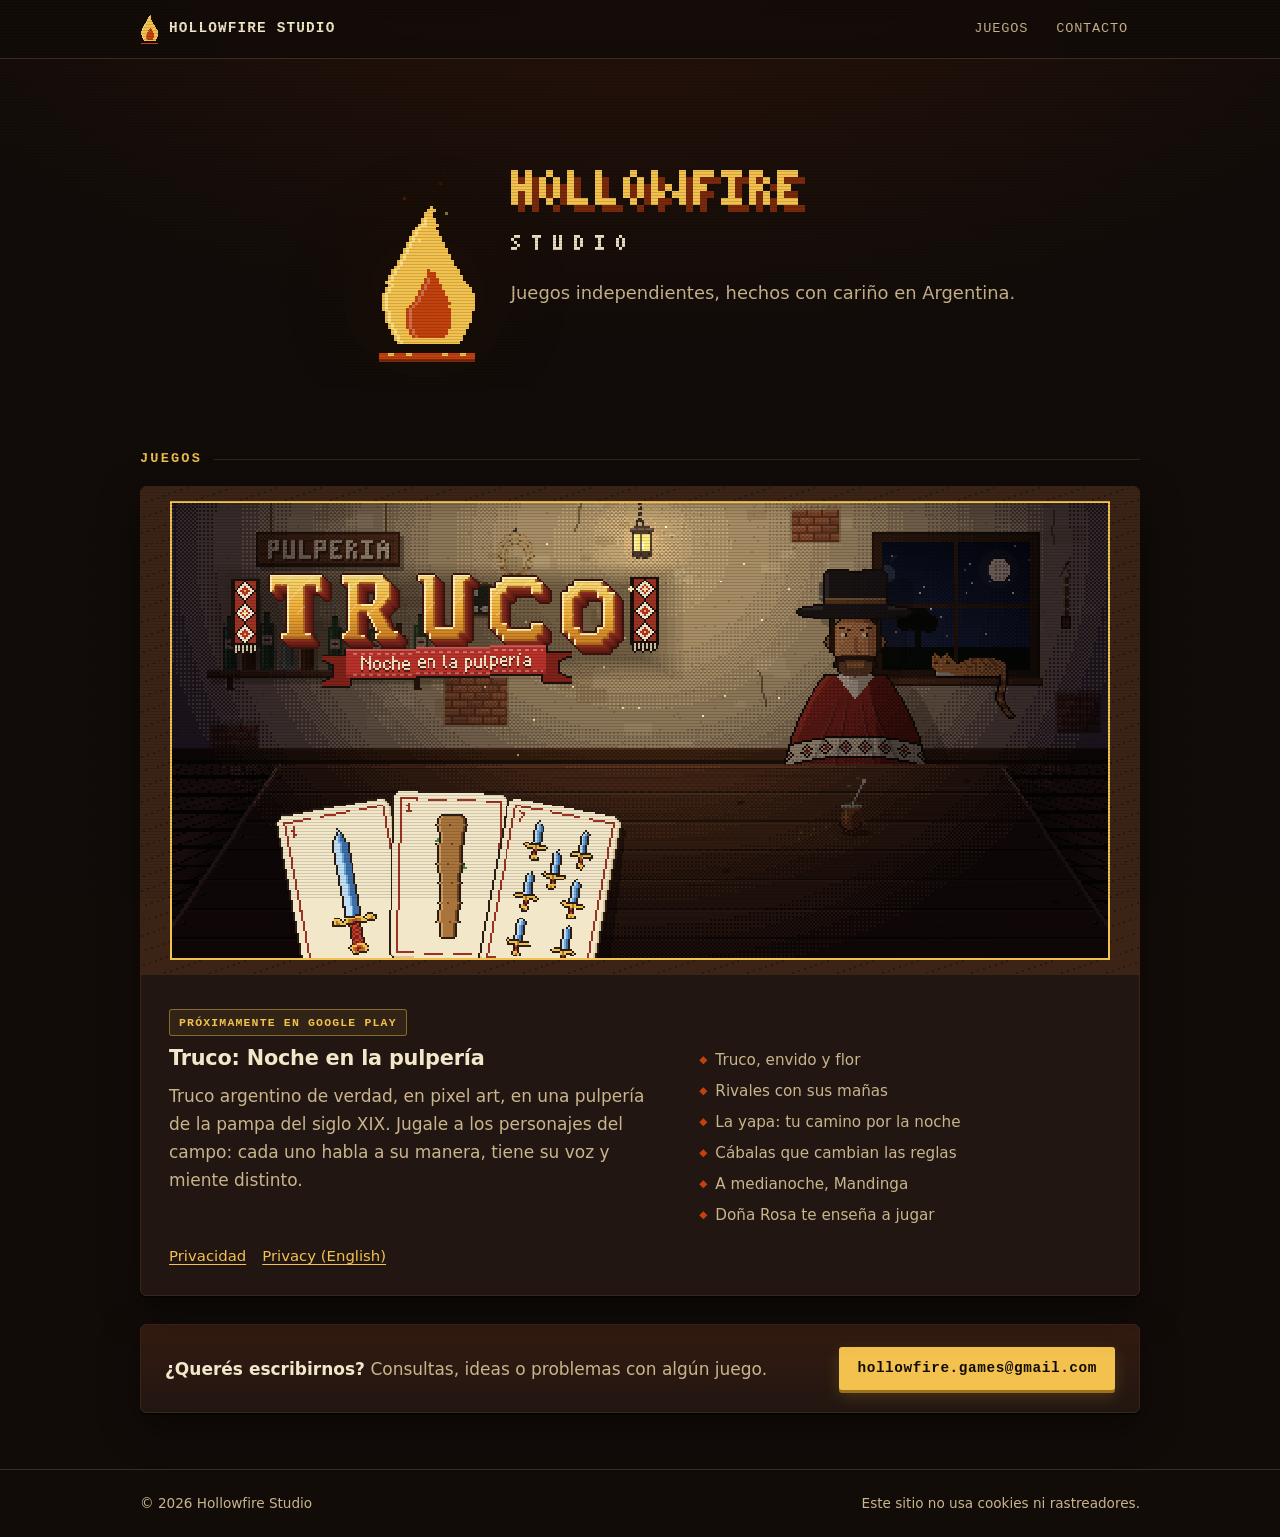
<file: index.html>
<!doctype html>
<html lang="es">
<head>
<meta charset="utf-8">
<meta name="viewport" content="width=device-width, initial-scale=1">
<meta http-equiv="Content-Security-Policy" content="default-src 'none'; style-src 'self'; img-src 'self'; base-uri 'none'; form-action 'none'">
<meta name="referrer" content="no-referrer">
<meta name="description" content="Hollowfire Studio: juegos independientes hechos en Argentina.">
<meta name="theme-color" content="#120c09">
<title>Hollowfire Studio</title>
<link rel="icon" href="assets/favicon.png?v=2" type="image/png">
<link rel="stylesheet" href="assets/site.css?v=3">
</head>
<body>
<a class="skip" href="#contenido">Saltar al contenido</a>

<header class="site-header">
  <div class="inner">
    <a class="brand" href="./" aria-current="page">
      <span class="brand-flame" aria-hidden="true"></span>
      Hollowfire Studio
    </a>
    <nav class="site-nav" aria-label="Principal">
      <a href="#juegos">Juegos</a>
      <a href="#contacto">Contacto</a>
    </nav>
  </div>
</header>

<main id="contenido" class="home">
  <div class="hero">
    <div class="flame" aria-hidden="true">
      <span class="ignite"></span>
      <span class="loop"></span>
      <i></i><i></i><i></i><i></i><i></i><i></i>
    </div>
    <div class="hero-text">
    <h1 class="wordmark">
      <img class="title" src="assets/title.png" alt="Hollowfire" width="43" height="7">
      <img class="studio" src="assets/studio.png" alt="Studio" width="40" height="7">
    </h1>
    <p class="lead">Juegos independientes, hechos con cariño en Argentina.</p>
    <a class="scroll" href="#juegos">Nuestros juegos</a>
    </div>
  </div>

  <h2 class="section-title" id="juegos">Juegos</h2>
  <section class="games" aria-label="Juegos">
    <article class="game featured">
      <img class="art" src="assets/truco.png" alt="Truco: Noche en la pulpería. Un gaucho sentado a la mesa de una pulpería, con cartas españolas." width="1024" height="500">
      <div class="body">
        <span class="badge">Próximamente en Google Play</span>
        <div class="about">
        <h2>Truco: Noche en la pulpería</h2>
        <p>Truco argentino de verdad, en pixel art, en una pulpería de la pampa del siglo XIX. Jugale a los personajes del campo: cada uno habla a su manera, tiene su voz y miente distinto.</p>
        </div>
        <ul class="features">
          <li>Truco, envido y flor</li>
          <li>Rivales con sus mañas</li>
          <li>La yapa: tu camino por la noche</li>
          <li>Cábalas que cambian las reglas</li>
          <li>A medianoche, Mandinga</li>
          <li>Doña Rosa te enseña a jugar</li>
        </ul>
        <div class="links">
          <a href="truco/privacidad.html">Privacidad</a>
          <a href="truco/privacy.html" hreflang="en" lang="en">Privacy (English)</a>
        </div>
      </div>
    </article>
  </section>

  <div class="contact" id="contacto">
    <p><strong>¿Querés escribirnos?</strong> Consultas, ideas o problemas con algún juego.</p>
    <a class="button" href="mailto:hollowfire.games@gmail.com">hollowfire.games@gmail.com</a>
  </div>
</main>

<footer class="site-footer">
  <div class="inner">
    <span>© 2026 Hollowfire Studio</span>
    <span>Este sitio no usa cookies ni rastreadores.</span>
  </div>
</footer>
</body>
</html>
</file>
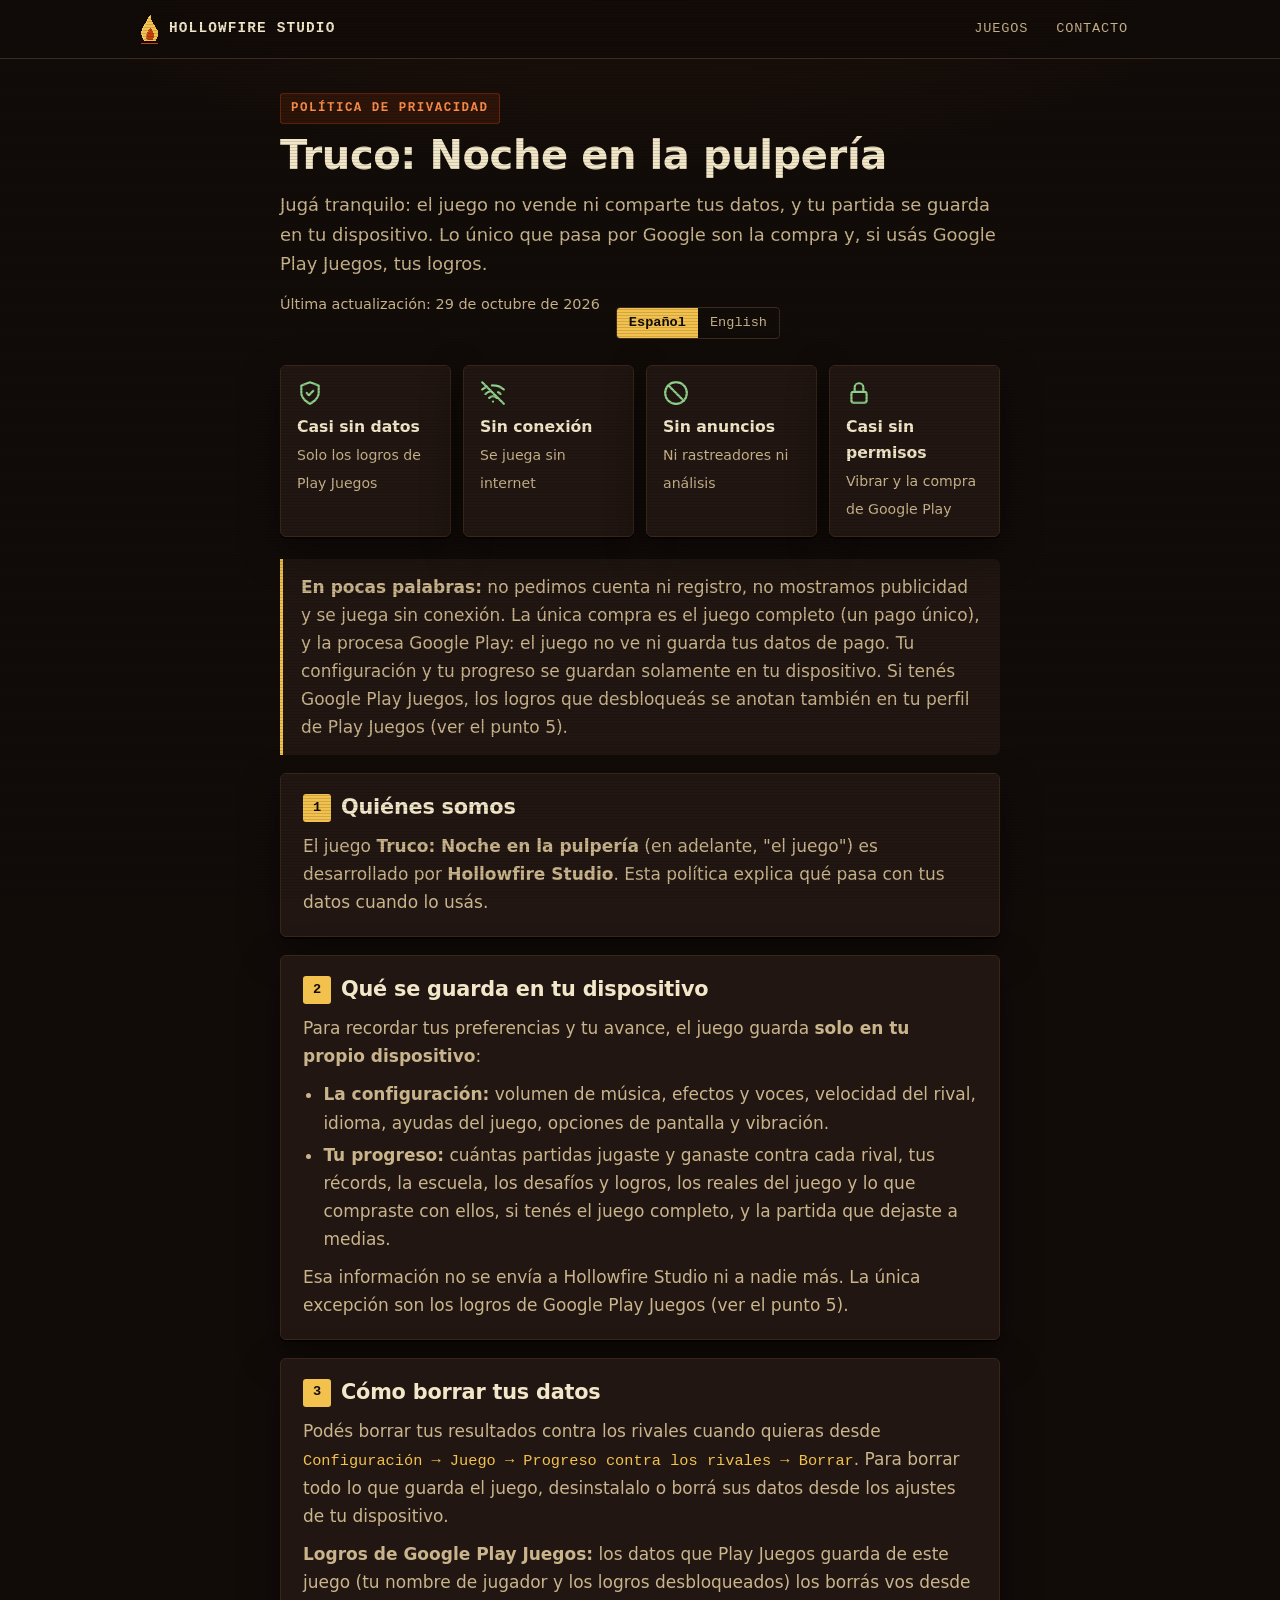
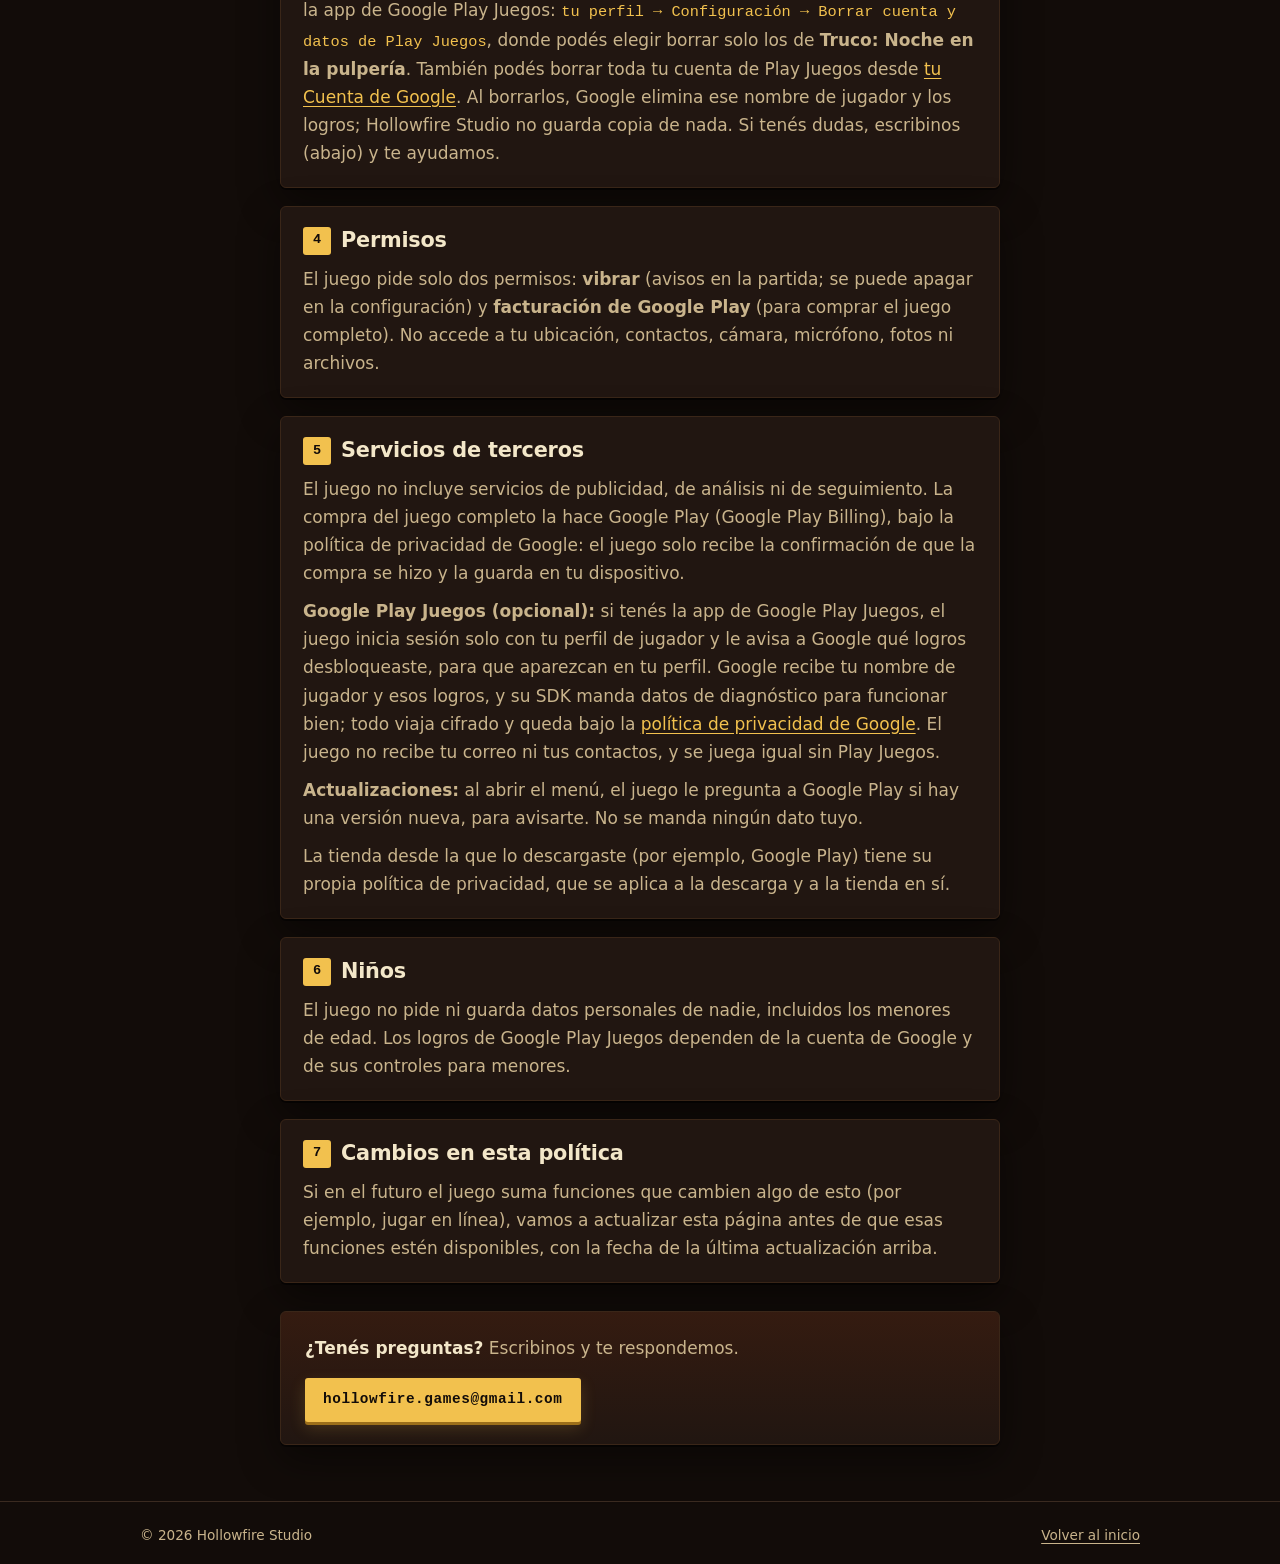
<file: truco/privacidad.html>
<!doctype html>
<html lang="es">
<head>
<meta charset="utf-8">
<meta name="viewport" content="width=device-width, initial-scale=1">
<meta http-equiv="Content-Security-Policy" content="default-src 'none'; style-src 'self'; img-src 'self'; base-uri 'none'; form-action 'none'">
<meta name="referrer" content="no-referrer">
<meta name="description" content="Política de privacidad de Truco: Noche en la pulpería, de Hollowfire Studio. El juego no recopila ni comparte datos personales.">
<title>Política de privacidad · Truco: Noche en la pulpería</title>
<link rel="icon" href="../assets/favicon.png?v=2" type="image/png">
<link rel="stylesheet" href="../assets/site.css?v=3">
<link rel="alternate" hreflang="en" href="privacy.html">
</head>
<body>
<a class="skip" href="#contenido">Saltar al contenido</a>

<header class="site-header">
  <div class="inner">
    <a class="brand" href="../">
      <span class="brand-flame" aria-hidden="true"></span>
      Hollowfire Studio
    </a>
    <nav class="site-nav" aria-label="Principal">
      <a href="../#juegos">Juegos</a>
      <a href="../#contacto">Contacto</a>
    </nav>
  </div>
</header>

<main id="contenido">
  <span class="eyebrow">Política de privacidad</span>
  <h1>Truco: Noche en la pulpería</h1>
  <p class="lead">Jugá tranquilo: el juego no vende ni comparte tus datos, y tu partida se guarda en tu dispositivo. Lo único que pasa por Google son la compra y, si usás Google Play Juegos, tus logros.</p>
  <div class="meta">
    <span>Última actualización: 29 de octubre de 2026</span>
    <span class="lang-switch" aria-label="Idioma"><span>Español</span><a href="privacy.html" hreflang="en" lang="en">English</a></span>
  </div>

  <ul class="summary" aria-label="En resumen">
    <li>
      <svg viewBox="0 0 24 24" fill="none" stroke="currentColor" stroke-width="2" stroke-linecap="round" stroke-linejoin="round" aria-hidden="true"><path d="M12 22s8-4 8-10V5l-8-3-8 3v7c0 6 8 10 8 10z"/><path d="m9 12 2 2 4-4"/></svg>
      <strong>Casi sin datos</strong><span>Solo los logros de Play Juegos</span>
    </li>
    <li>
      <svg viewBox="0 0 24 24" fill="none" stroke="currentColor" stroke-width="2" stroke-linecap="round" stroke-linejoin="round" aria-hidden="true"><path d="M2 2l20 20"/><path d="M8.5 16.5a5 5 0 0 1 7 0"/><path d="M5 12.9a10 10 0 0 1 5.2-2.8"/><path d="M19 12.9a10 10 0 0 0-2.3-1.6"/><path d="M2 8.8a15 15 0 0 1 4.2-2.6"/><path d="M22 8.8A15 15 0 0 0 11 5"/><path d="M12 20h.01"/></svg>
      <strong>Sin conexión</strong><span>Se juega sin internet</span>
    </li>
    <li>
      <svg viewBox="0 0 24 24" fill="none" stroke="currentColor" stroke-width="2" stroke-linecap="round" stroke-linejoin="round" aria-hidden="true"><circle cx="12" cy="12" r="10"/><path d="m4.9 4.9 14.2 14.2"/></svg>
      <strong>Sin anuncios</strong><span>Ni rastreadores ni análisis</span>
    </li>
    <li>
      <svg viewBox="0 0 24 24" fill="none" stroke="currentColor" stroke-width="2" stroke-linecap="round" stroke-linejoin="round" aria-hidden="true"><rect x="5" y="11" width="14" height="10" rx="2"/><path d="M8 11V7a4 4 0 0 1 8 0v4"/></svg>
      <strong>Casi sin permisos</strong><span>Vibrar y la compra de Google Play</span>
    </li>
  </ul>

  <div class="note">
    <p><strong>En pocas palabras:</strong> no pedimos cuenta ni registro, no mostramos publicidad y se juega sin conexión. La única compra es el juego completo (un pago único), y la procesa Google Play: el juego no ve ni guarda tus datos de pago. Tu configuración y tu progreso se guardan solamente en tu dispositivo. Si tenés Google Play Juegos, los logros que desbloqueás se anotan también en tu perfil de Play Juegos (ver el punto 5).</p>
  </div>

  <section class="section" aria-labelledby="quien">
    <h2 id="quien"><span class="num">1</span>Quiénes somos</h2>
    <p>El juego <strong>Truco: Noche en la pulpería</strong> (en adelante, "el juego") es desarrollado por <strong>Hollowfire Studio</strong>. Esta política explica qué pasa con tus datos cuando lo usás.</p>
  </section>

  <section class="section" aria-labelledby="dispositivo">
    <h2 id="dispositivo"><span class="num">2</span>Qué se guarda en tu dispositivo</h2>
    <p>Para recordar tus preferencias y tu avance, el juego guarda <strong>solo en tu propio dispositivo</strong>:</p>
    <ul>
      <li><strong>La configuración:</strong> volumen de música, efectos y voces, velocidad del rival, idioma, ayudas del juego, opciones de pantalla y vibración.</li>
      <li><strong>Tu progreso:</strong> cuántas partidas jugaste y ganaste contra cada rival, tus récords, la escuela, los desafíos y logros, los reales del juego y lo que compraste con ellos, si tenés el juego completo, y la partida que dejaste a medias.</li>
    </ul>
    <p>Esa información no se envía a Hollowfire Studio ni a nadie más. La única excepción son los logros de Google Play Juegos (ver el punto 5).</p>
  </section>

  <section class="section" aria-labelledby="borrar">
    <h2 id="borrar"><span class="num">3</span>Cómo borrar tus datos</h2>
    <p>Podés borrar tus resultados contra los rivales cuando quieras desde <span class="path">Configuración → Juego → Progreso contra los rivales → Borrar</span>. Para borrar todo lo que guarda el juego, desinstalalo o borrá sus datos desde los ajustes de tu dispositivo.</p>
    <p><strong>Logros de Google Play Juegos:</strong> los datos que Play Juegos guarda de este juego (tu nombre de jugador y los logros desbloqueados) los borrás vos desde la app de Google Play Juegos: <span class="path">tu perfil → Configuración → Borrar cuenta y datos de Play Juegos</span>, donde podés elegir borrar solo los de <strong>Truco: Noche en la pulpería</strong>. También podés borrar toda tu cuenta de Play Juegos desde <a href="https://myaccount.google.com/">tu Cuenta de Google</a>. Al borrarlos, Google elimina ese nombre de jugador y los logros; Hollowfire Studio no guarda copia de nada. Si tenés dudas, escribinos (abajo) y te ayudamos.</p>
  </section>

  <section class="section" aria-labelledby="permisos">
    <h2 id="permisos"><span class="num">4</span>Permisos</h2>
    <p>El juego pide solo dos permisos: <strong>vibrar</strong> (avisos en la partida; se puede apagar en la configuración) y <strong>facturación de Google Play</strong> (para comprar el juego completo). No accede a tu ubicación, contactos, cámara, micrófono, fotos ni archivos.</p>
  </section>

  <section class="section" aria-labelledby="terceros">
    <h2 id="terceros"><span class="num">5</span>Servicios de terceros</h2>
    <p>El juego no incluye servicios de publicidad, de análisis ni de seguimiento. La compra del juego completo la hace Google Play (Google Play Billing), bajo la política de privacidad de Google: el juego solo recibe la confirmación de que la compra se hizo y la guarda en tu dispositivo.</p>
    <p><strong>Google Play Juegos (opcional):</strong> si tenés la app de Google Play Juegos, el juego inicia sesión solo con tu perfil de jugador y le avisa a Google qué logros desbloqueaste, para que aparezcan en tu perfil. Google recibe tu nombre de jugador y esos logros, y su SDK manda datos de diagnóstico para funcionar bien; todo viaja cifrado y queda bajo la <a href="https://policies.google.com/privacy">política de privacidad de Google</a>. El juego no recibe tu correo ni tus contactos, y se juega igual sin Play Juegos.</p>
    <p><strong>Actualizaciones:</strong> al abrir el menú, el juego le pregunta a Google Play si hay una versión nueva, para avisarte. No se manda ningún dato tuyo.</p>
    <p>La tienda desde la que lo descargaste (por ejemplo, Google Play) tiene su propia política de privacidad, que se aplica a la descarga y a la tienda en sí.</p>
  </section>

  <section class="section" aria-labelledby="ninos">
    <h2 id="ninos"><span class="num">6</span>Niños</h2>
    <p>El juego no pide ni guarda datos personales de nadie, incluidos los menores de edad. Los logros de Google Play Juegos dependen de la cuenta de Google y de sus controles para menores.</p>
  </section>

  <section class="section" aria-labelledby="cambios">
    <h2 id="cambios"><span class="num">7</span>Cambios en esta política</h2>
    <p>Si en el futuro el juego suma funciones que cambien algo de esto (por ejemplo, jugar en línea), vamos a actualizar esta página antes de que esas funciones estén disponibles, con la fecha de la última actualización arriba.</p>
  </section>

  <div class="contact" id="contacto">
    <p><strong>¿Tenés preguntas?</strong> Escribinos y te respondemos.</p>
    <a class="button" href="mailto:hollowfire.games@gmail.com">hollowfire.games@gmail.com</a>
  </div>
</main>

<footer class="site-footer">
  <div class="inner">
    <span>© 2026 Hollowfire Studio</span>
    <a href="../">Volver al inicio</a>
  </div>
</footer>
</body>
</html>
</file>
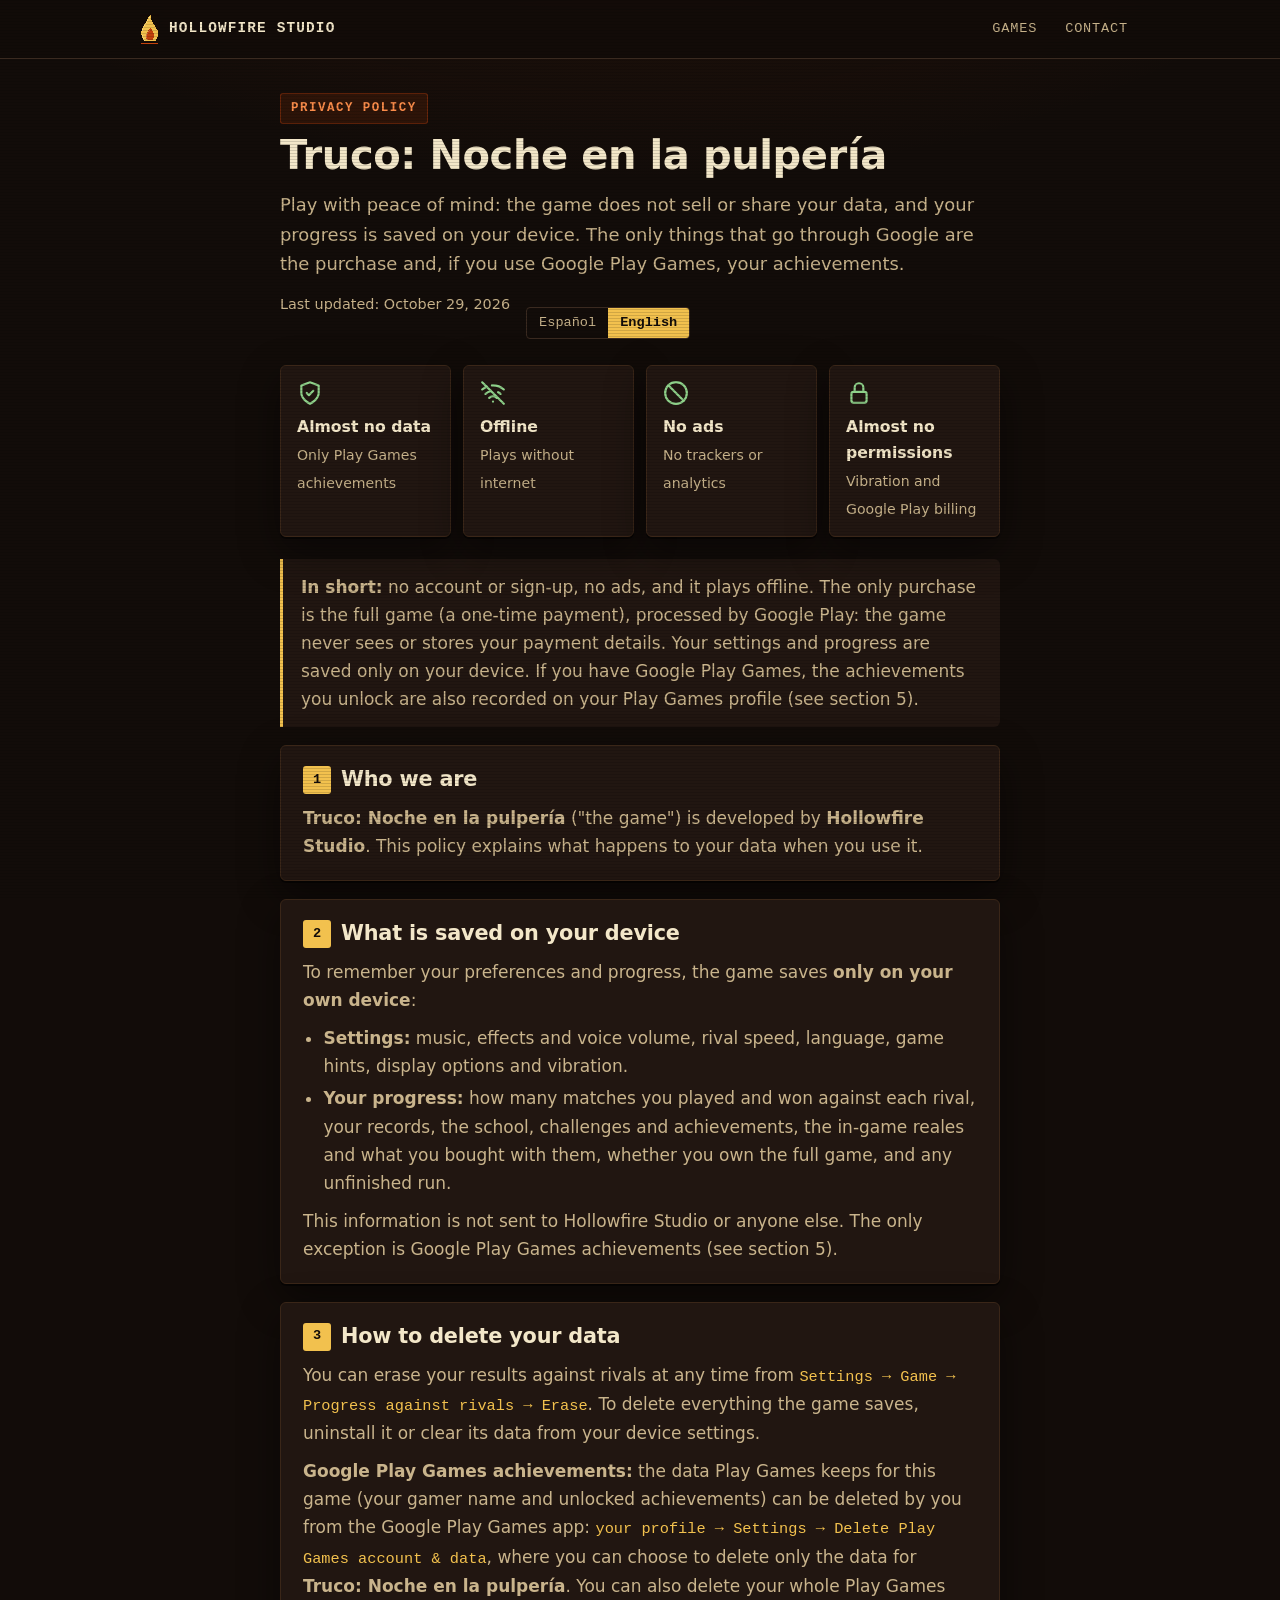
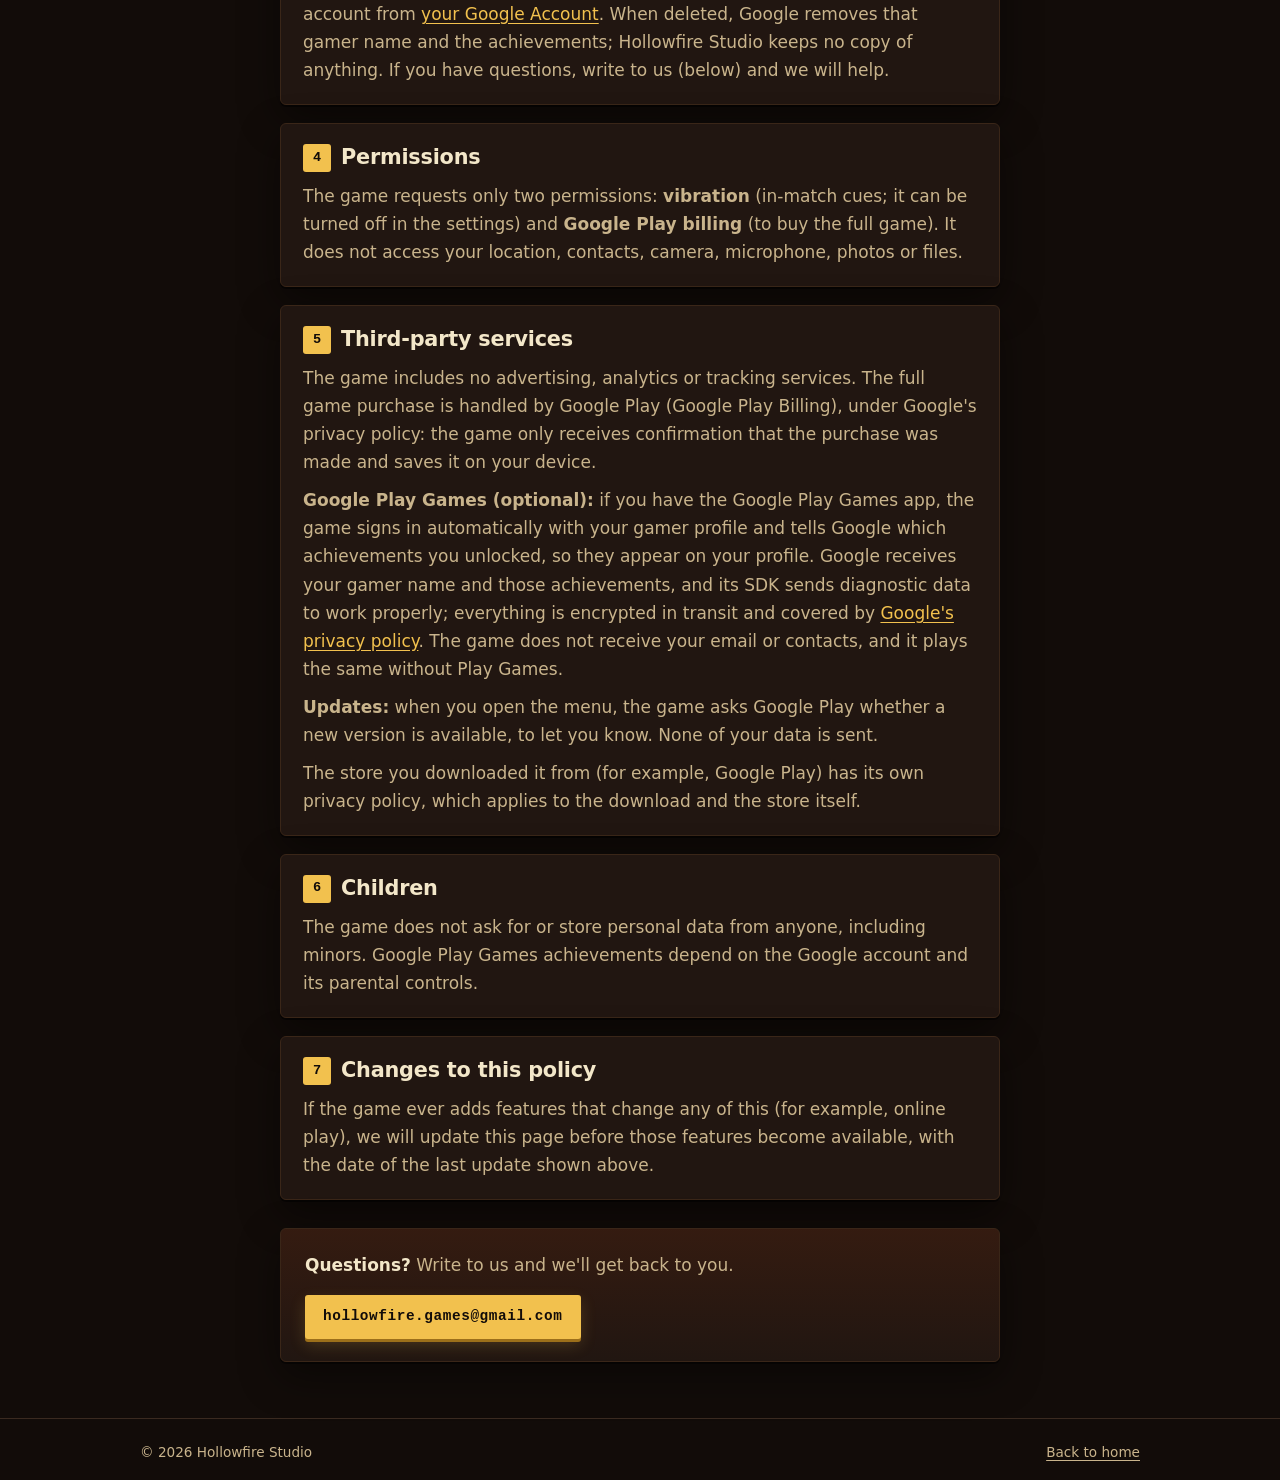
<file: truco/privacy.html>
<!doctype html>
<html lang="en">
<head>
<meta charset="utf-8">
<meta name="viewport" content="width=device-width, initial-scale=1">
<meta http-equiv="Content-Security-Policy" content="default-src 'none'; style-src 'self'; img-src 'self'; base-uri 'none'; form-action 'none'">
<meta name="referrer" content="no-referrer">
<meta name="description" content="Privacy Policy for Truco: Noche en la pulpería, by Hollowfire Studio. The game does not collect or share any personal data.">
<title>Privacy Policy · Truco: Noche en la pulpería</title>
<link rel="icon" href="../assets/favicon.png?v=2" type="image/png">
<link rel="stylesheet" href="../assets/site.css?v=3">
<link rel="alternate" hreflang="es" href="privacidad.html">
</head>
<body>
<a class="skip" href="#content">Skip to content</a>

<header class="site-header">
  <div class="inner">
    <a class="brand" href="../">
      <span class="brand-flame" aria-hidden="true"></span>
      Hollowfire Studio
    </a>
    <nav class="site-nav" aria-label="Main">
      <a href="../#juegos">Games</a>
      <a href="../#contacto">Contact</a>
    </nav>
  </div>
</header>

<main id="content">
  <span class="eyebrow">Privacy Policy</span>
  <h1>Truco: Noche en la pulpería</h1>
  <p class="lead">Play with peace of mind: the game does not sell or share your data, and your progress is saved on your device. The only things that go through Google are the purchase and, if you use Google Play Games, your achievements.</p>
  <div class="meta">
    <span>Last updated: October 29, 2026</span>
    <span class="lang-switch" aria-label="Language"><a href="privacidad.html" hreflang="es" lang="es">Español</a><span>English</span></span>
  </div>

  <ul class="summary" aria-label="Summary">
    <li>
      <svg viewBox="0 0 24 24" fill="none" stroke="currentColor" stroke-width="2" stroke-linecap="round" stroke-linejoin="round" aria-hidden="true"><path d="M12 22s8-4 8-10V5l-8-3-8 3v7c0 6 8 10 8 10z"/><path d="m9 12 2 2 4-4"/></svg>
      <strong>Almost no data</strong><span>Only Play Games achievements</span>
    </li>
    <li>
      <svg viewBox="0 0 24 24" fill="none" stroke="currentColor" stroke-width="2" stroke-linecap="round" stroke-linejoin="round" aria-hidden="true"><path d="M2 2l20 20"/><path d="M8.5 16.5a5 5 0 0 1 7 0"/><path d="M5 12.9a10 10 0 0 1 5.2-2.8"/><path d="M19 12.9a10 10 0 0 0-2.3-1.6"/><path d="M2 8.8a15 15 0 0 1 4.2-2.6"/><path d="M22 8.8A15 15 0 0 0 11 5"/><path d="M12 20h.01"/></svg>
      <strong>Offline</strong><span>Plays without internet</span>
    </li>
    <li>
      <svg viewBox="0 0 24 24" fill="none" stroke="currentColor" stroke-width="2" stroke-linecap="round" stroke-linejoin="round" aria-hidden="true"><circle cx="12" cy="12" r="10"/><path d="m4.9 4.9 14.2 14.2"/></svg>
      <strong>No ads</strong><span>No trackers or analytics</span>
    </li>
    <li>
      <svg viewBox="0 0 24 24" fill="none" stroke="currentColor" stroke-width="2" stroke-linecap="round" stroke-linejoin="round" aria-hidden="true"><rect x="5" y="11" width="14" height="10" rx="2"/><path d="M8 11V7a4 4 0 0 1 8 0v4"/></svg>
      <strong>Almost no permissions</strong><span>Vibration and Google Play billing</span>
    </li>
  </ul>

  <div class="note">
    <p><strong>In short:</strong> no account or sign-up, no ads, and it plays offline. The only purchase is the full game (a one-time payment), processed by Google Play: the game never sees or stores your payment details. Your settings and progress are saved only on your device. If you have Google Play Games, the achievements you unlock are also recorded on your Play Games profile (see section 5).</p>
  </div>

  <section class="section" aria-labelledby="who">
    <h2 id="who"><span class="num">1</span>Who we are</h2>
    <p><strong>Truco: Noche en la pulpería</strong> ("the game") is developed by <strong>Hollowfire Studio</strong>. This policy explains what happens to your data when you use it.</p>
  </section>

  <section class="section" aria-labelledby="device">
    <h2 id="device"><span class="num">2</span>What is saved on your device</h2>
    <p>To remember your preferences and progress, the game saves <strong>only on your own device</strong>:</p>
    <ul>
      <li><strong>Settings:</strong> music, effects and voice volume, rival speed, language, game hints, display options and vibration.</li>
      <li><strong>Your progress:</strong> how many matches you played and won against each rival, your records, the school, challenges and achievements, the in-game reales and what you bought with them, whether you own the full game, and any unfinished run.</li>
    </ul>
    <p>This information is not sent to Hollowfire Studio or anyone else. The only exception is Google Play Games achievements (see section 5).</p>
  </section>

  <section class="section" aria-labelledby="delete">
    <h2 id="delete"><span class="num">3</span>How to delete your data</h2>
    <p>You can erase your results against rivals at any time from <span class="path">Settings → Game → Progress against rivals → Erase</span>. To delete everything the game saves, uninstall it or clear its data from your device settings.</p>
    <p><strong>Google Play Games achievements:</strong> the data Play Games keeps for this game (your gamer name and unlocked achievements) can be deleted by you from the Google Play Games app: <span class="path">your profile → Settings → Delete Play Games account &amp; data</span>, where you can choose to delete only the data for <strong>Truco: Noche en la pulpería</strong>. You can also delete your whole Play Games account from <a href="https://myaccount.google.com/">your Google Account</a>. When deleted, Google removes that gamer name and the achievements; Hollowfire Studio keeps no copy of anything. If you have questions, write to us (below) and we will help.</p>
  </section>

  <section class="section" aria-labelledby="permissions">
    <h2 id="permissions"><span class="num">4</span>Permissions</h2>
    <p>The game requests only two permissions: <strong>vibration</strong> (in-match cues; it can be turned off in the settings) and <strong>Google Play billing</strong> (to buy the full game). It does not access your location, contacts, camera, microphone, photos or files.</p>
  </section>

  <section class="section" aria-labelledby="third">
    <h2 id="third"><span class="num">5</span>Third-party services</h2>
    <p>The game includes no advertising, analytics or tracking services. The full game purchase is handled by Google Play (Google Play Billing), under Google's privacy policy: the game only receives confirmation that the purchase was made and saves it on your device.</p>
    <p><strong>Google Play Games (optional):</strong> if you have the Google Play Games app, the game signs in automatically with your gamer profile and tells Google which achievements you unlocked, so they appear on your profile. Google receives your gamer name and those achievements, and its SDK sends diagnostic data to work properly; everything is encrypted in transit and covered by <a href="https://policies.google.com/privacy">Google's privacy policy</a>. The game does not receive your email or contacts, and it plays the same without Play Games.</p>
    <p><strong>Updates:</strong> when you open the menu, the game asks Google Play whether a new version is available, to let you know. None of your data is sent.</p>
    <p>The store you downloaded it from (for example, Google Play) has its own privacy policy, which applies to the download and the store itself.</p>
  </section>

  <section class="section" aria-labelledby="children">
    <h2 id="children"><span class="num">6</span>Children</h2>
    <p>The game does not ask for or store personal data from anyone, including minors. Google Play Games achievements depend on the Google account and its parental controls.</p>
  </section>

  <section class="section" aria-labelledby="changes">
    <h2 id="changes"><span class="num">7</span>Changes to this policy</h2>
    <p>If the game ever adds features that change any of this (for example, online play), we will update this page before those features become available, with the date of the last update shown above.</p>
  </section>

  <div class="contact" id="contacto">
    <p><strong>Questions?</strong> Write to us and we'll get back to you.</p>
    <a class="button" href="mailto:hollowfire.games@gmail.com">hollowfire.games@gmail.com</a>
  </div>
</main>

<footer class="site-footer">
  <div class="inner">
    <span>© 2026 Hollowfire Studio</span>
    <a href="../">Back to home</a>
  </div>
</footer>
</body>
</html>
</file>
<file: assets/site.css>
/* Hollowfire Studio — estilos del sitio. Sin fuentes ni recursos externos,
   sin JavaScript: las animaciones son de CSS. La estética es la de la
   presentación del estudio en el juego: fondo oscuro, la llama en pixel art,
   brasas, dorado y un toque de tele vieja. */

:root {
  --bg: #120c09;
  --bg-soft: #1a120d;
  --card: #211611;
  --card-edge: #3a2618;
  --ink: #f3e7c9;
  --ink-soft: #c9b48c;
  --line: #3a2a20;
  --gold: #f2c14e;
  --gold-light: #ffe08a;
  --ember: #c2410c;
  --ember-dark: #7a2a0a;
  --ok: #8fd18a;
  --ok-soft: #1f2e1d;
  --shadow: 0 2px 0 rgba(0, 0, 0, .5), 0 14px 40px rgba(0, 0, 0, .45);
  --radius: 6px;
  --max: 760px;
  --pixel: ui-monospace, "Cascadia Mono", "SFMono-Regular", Menlo, Consolas, monospace;
  color-scheme: dark;
}

*, *::before, *::after { box-sizing: border-box; }

html { -webkit-text-size-adjust: 100%; background: var(--bg); overflow-x: hidden; }

body {
  overflow-x: hidden;
  margin: 0;
  background:
    radial-gradient(1200px 700px at 50% -10%, rgba(194, 65, 12, .16), transparent 70%),
    var(--bg);
  color: var(--ink);
  font: 17px/1.65 ui-sans-serif, system-ui, -apple-system, "Segoe UI", Roboto, "Helvetica Neue", Arial, sans-serif;
  -webkit-font-smoothing: antialiased;
}

/* Las líneas de la tele vieja, muy suaves, sobre todo el sitio. */
body::after {
  content: "";
  position: fixed; inset: 0; z-index: 50;
  pointer-events: none;
  background: repeating-linear-gradient(to bottom, rgba(0, 0, 0, .14) 0 1px, transparent 1px 3px);
  mix-blend-mode: multiply;
}

a { color: var(--gold); text-underline-offset: 3px; }
a:hover { color: var(--gold-light); }
:focus-visible { outline: 3px solid var(--gold); outline-offset: 3px; border-radius: 4px; }

.skip {
  position: absolute; left: -999px; top: 8px;
  background: var(--card); color: var(--ink); padding: 8px 14px; border-radius: 4px; z-index: 60;
}
.skip:focus { left: 16px; }

/* ── Encabezado ─────────────────────────────────────────── */

.site-header {
  position: sticky; top: 0; z-index: 20;
  background: rgba(18, 12, 9, .82);
  backdrop-filter: blur(10px);
  -webkit-backdrop-filter: blur(10px);
  border-bottom: 1px solid var(--line);
}
.site-header .inner {
  max-width: 1040px; margin: 0 auto; padding: 12px 20px;
  display: flex; align-items: center; justify-content: space-between; gap: 16px;
}
.brand {
  display: inline-flex; align-items: center; gap: 10px;
  color: var(--ink); text-decoration: none; font-family: var(--pixel); font-weight: 700;
  letter-spacing: .08em; text-transform: uppercase; font-size: .9rem;
}
.brand:hover { color: var(--gold); }
.brand svg { width: 28px; height: 28px; flex: none; }
/* La llama del logo, chiquita, titilando como en la portada. */
.brand-flame {
  --k: .56; flex: none; width: calc(34px * var(--k)); height: calc(55px * var(--k));
  background: url("flame_loop.png") no-repeat;
  background-size: calc(2592px * var(--k)) calc(92px * var(--k));
  background-position: calc(-37px * var(--k)) calc(-29px * var(--k));
  image-rendering: pixelated;
  animation: brand-flicker 2s steps(24) infinite;
}
@keyframes brand-flicker { to { background-position: calc((-37px - 2592px) * var(--k)) calc(-29px * var(--k)); } }
.site-nav { display: flex; gap: 4px; flex-wrap: wrap; }
.site-nav a {
  color: var(--ink-soft); text-decoration: none; font-family: var(--pixel); font-size: .85rem;
  letter-spacing: .06em; text-transform: uppercase; padding: 6px 12px; border-radius: 4px;
}
.site-nav a:hover, .site-nav a[aria-current="page"] { background: var(--card); color: var(--gold); }

/* ── Contenido ─────────────────────────────────────────── */

main { max-width: var(--max); margin: 0 auto; padding: 32px 20px 56px; }

h1, h2, h3 { line-height: 1.25; letter-spacing: -.01em; }
h1 { font-size: clamp(1.8rem, 4.5vw, 2.5rem); margin: 6px 0 10px; }
h2 { font-size: 1.3rem; margin: 0 0 10px; color: var(--ink); }

.eyebrow {
  display: inline-block; font-family: var(--pixel); font-size: .78rem; font-weight: 700;
  letter-spacing: .12em; text-transform: uppercase; color: #fb8c4a;
  background: rgba(194, 65, 12, .14); border: 1px solid rgba(194, 65, 12, .4);
  padding: 4px 10px; border-radius: 3px;
}
.lead { font-size: 1.12rem; color: var(--ink-soft); margin: 0 0 6px; }
.meta { font-size: .9rem; color: var(--ink-soft); display: flex; flex-wrap: wrap; gap: 6px 16px; margin-top: 14px; }

.lang-switch {
  display: inline-flex; margin-top: 14px; border: 1px solid var(--line); border-radius: 4px;
  overflow: hidden; font-family: var(--pixel); font-size: .85rem;
}
.lang-switch a, .lang-switch span { padding: 4px 12px; text-decoration: none; color: var(--ink-soft); }
.lang-switch span { background: var(--gold); color: var(--bg); font-weight: 700; }

/* Resumen: tarjetitas con íconos. */
.summary {
  list-style: none; padding: 0; margin: 26px 0 0;
  display: grid; gap: 12px; grid-template-columns: repeat(auto-fit, minmax(160px, 1fr));
}
.summary li {
  background: var(--card); border: 1px solid var(--card-edge); border-radius: var(--radius);
  padding: 14px 16px; box-shadow: var(--shadow);
}
.summary svg { width: 26px; height: 26px; color: var(--ok); display: block; margin-bottom: 8px; }
.summary strong { display: block; font-size: .98rem; }
.summary span { font-size: .88rem; color: var(--ink-soft); }

.note {
  margin: 22px 0 0; padding: 14px 18px; border-left: 3px solid var(--gold);
  background: var(--card); border-radius: 0 var(--radius) var(--radius) 0; color: var(--ink-soft);
}
.note p { margin: 0; }

.section {
  margin-top: 18px; padding: 20px 22px; background: var(--card);
  border: 1px solid var(--card-edge); border-radius: var(--radius); box-shadow: var(--shadow);
}
.section p { margin: 0 0 10px; color: var(--ink-soft); }
.section p:last-child, .section ul:last-child { margin-bottom: 0; }
.section ul { margin: 6px 0 10px; padding-left: 1.2em; color: var(--ink-soft); }
.section li { margin: 4px 0; }
.section h2 { display: flex; align-items: center; gap: 10px; }
.section h2 .num {
  flex: none; display: inline-grid; place-items: center; width: 28px; height: 28px;
  font-family: var(--pixel); font-size: .85rem; color: var(--bg); background: var(--gold); border-radius: 3px;
}
.section code, .path { font-family: var(--pixel); font-size: .9em; color: var(--gold); }

.contact {
  margin-top: 40px; padding: 22px 24px; display: flex; align-items: center; justify-content: space-between;
  gap: 16px 24px; flex-wrap: wrap;
  background: linear-gradient(180deg, rgba(194, 65, 12, .12), transparent), var(--card);
  border: 1px solid var(--card-edge); border-radius: var(--radius); box-shadow: var(--shadow);
}
.contact p { margin: 0; color: var(--ink-soft); }
.contact strong { color: var(--ink); }
.contact a.button, .button {
  display: inline-block; text-decoration: none; font-family: var(--pixel); font-weight: 700; font-size: .9rem;
  letter-spacing: .04em; color: var(--bg); background: var(--gold); padding: 10px 18px; border-radius: 3px;
  box-shadow: 0 3px 0 #9c6f1a, 0 6px 16px rgba(242, 193, 78, .18);
  transition: transform .08s, box-shadow .08s;
}
.contact a.button:hover, .button:hover { color: var(--bg); background: var(--gold-light); }
.contact a.button:active, .button:active { transform: translateY(3px); box-shadow: 0 0 0 #9c6f1a; }

/* ── Portada del estudio: la llama que se enciende ─────── */

.hero {
  position: relative; text-align: center;
  min-height: min(74vh, 660px); padding: 24px 0 40px;
  display: flex; flex-direction: column; align-items: center; justify-content: center;
}
/* El resplandor de la llama, que late despacio. */
.hero::before {
  content: ""; position: absolute; left: 50%; top: 34%; width: 640px; height: 640px;
  transform: translate(-50%, -50%); z-index: -1; border-radius: 50%;
  background: radial-gradient(closest-side, rgba(194, 65, 12, .32), rgba(194, 65, 12, .08) 60%, transparent);
  animation: glow 3.2s ease-in-out infinite, fade-in 1.2s ease-out both;
}
.flame {
  --s: 4;
  position: relative; width: calc(108px * var(--s)); height: calc(92px * var(--s));
}
.flame span {
  position: absolute; inset: 0; background-repeat: no-repeat; image-rendering: pixelated;
}
/* Primero se enciende (8 cuadros), después titila para siempre (24 cuadros). */
.flame .ignite {
  background-image: url("flame_ignite.png");
  background-size: calc(108px * 8 * var(--s)) 100%;
  animation: ignite .6s steps(8) both, hide 0s .6s both;
}
.flame .loop {
  background-image: url("flame_loop.png");
  background-size: calc(108px * 24 * var(--s)) 100%;
  animation: flicker 2s steps(24) .6s infinite, show 0s .6s both;
}
/* Chispas que suben y se apagan. */
.flame i {
  position: absolute; left: 50%; top: 30%; width: calc(1px * var(--s)); height: calc(1px * var(--s));
  background: var(--gold-light); opacity: 0;
  animation: spark 2.4s linear infinite;
}
.flame i:nth-of-type(2) { margin-left: calc(-6px * var(--s)); animation-delay: 1s; background: var(--gold); }
.flame i:nth-of-type(3) { margin-left: calc(5px * var(--s)); animation-delay: 1.6s; }
.flame i:nth-of-type(4) { margin-left: calc(-2px * var(--s)); animation-delay: 2.2s; background: var(--ember); }
.flame i:nth-of-type(5) { margin-left: calc(9px * var(--s)); animation-delay: 2.9s; background: var(--gold); }
.flame i:nth-of-type(6) { margin-left: calc(-10px * var(--s)); animation-delay: 3.4s; background: var(--ember); }

.wordmark { margin: 2px 0 0; line-height: 0; }
.wordmark img { display: block; margin: 0 auto; image-rendering: pixelated; }
.wordmark .title { width: calc(43px * 8); height: calc(7px * 8); animation: rise .5s ease-out .7s both; }
.wordmark .studio { width: calc(40px * 3); height: calc(7px * 3); margin-top: 20px; animation: rise .5s ease-out .95s both; }
.hero .lead { max-width: 520px; margin: 26px auto 0; animation: rise .6s ease-out 1.2s both; }
.hero .scroll {
  margin-top: 30px; font-family: var(--pixel); font-size: .8rem; letter-spacing: .14em; text-transform: uppercase;
  color: var(--ink-soft); text-decoration: none; animation: rise .6s ease-out 1.5s both;
}
.hero .scroll:hover { color: var(--gold); }
.hero .scroll::after { content: " ↓"; display: inline-block; animation: bob 1.6s ease-in-out 2.2s infinite; }

@keyframes ignite { to { background-position: calc(-108px * 8 * var(--s)) 0; } }
@keyframes flicker { to { background-position: calc(-108px * 24 * var(--s)) 0; } }
@keyframes hide { to { visibility: hidden; } }
@keyframes show { from { visibility: hidden; } to { visibility: visible; } }
@keyframes glow { 50% { transform: translate(-50%, -50%) scale(1.06); opacity: .85; } }
@keyframes fade-in { from { opacity: 0; } }
@keyframes rise { from { opacity: 0; transform: translateY(8px); } }
@keyframes bob { 50% { transform: translateY(4px); } }
@keyframes spark {
  0% { opacity: 0; transform: translate(0, 0); }
  8% { opacity: 1; }
  100% { opacity: 0; transform: translate(calc(4px * var(--s)), calc(-34px * var(--s))); }
}

/* ── Juegos ────────────────────────────────────────────── */

.section-title {
  font-family: var(--pixel); font-size: .85rem; letter-spacing: .16em; text-transform: uppercase;
  color: var(--gold); margin: 8px 0 18px; display: flex; align-items: center; gap: 12px;
}
.section-title::after { content: ""; flex: 1; height: 1px; background: var(--line); }

.games { display: grid; gap: 18px; }
.game {
  position: relative; display: flex; flex-direction: column; gap: 10px;
  background: var(--card); border: 1px solid var(--card-edge); border-radius: var(--radius);
  padding: 20px 22px; box-shadow: var(--shadow);
}
.game.featured { padding: 0; overflow: hidden; }
.game.featured .art {
  display: block; width: 100%; height: auto; aspect-ratio: 1024 / 500; image-rendering: pixelated;
  border-bottom: 1px solid var(--card-edge);
}
.game.featured .body { padding: 20px 22px 22px; display: flex; flex-direction: column; gap: 10px; }
.game .badge {
  align-self: flex-start; font-family: var(--pixel); font-size: .72rem; font-weight: 700; letter-spacing: .1em;
  text-transform: uppercase; color: var(--gold); border: 1px solid rgba(242, 193, 78, .45);
  background: rgba(242, 193, 78, .08); padding: 3px 9px; border-radius: 3px;
}
.game h2 { margin: 0; }
.game p { margin: 0; color: var(--ink-soft); }
.features { list-style: none; margin: 4px 0 0; padding: 0; display: grid; gap: 6px 18px; color: var(--ink-soft); font-size: .95rem; }
@media (min-width: 560px) { .features { grid-template-columns: 1fr 1fr; } }
.features li::before { content: "◆"; color: var(--ember); margin-right: 8px; font-size: .7em; vertical-align: 2px; }
.game .links { margin-top: auto; padding-top: 6px; display: flex; gap: 16px; flex-wrap: wrap; font-size: .93rem; }

/* ── Pie ───────────────────────────────────────────────── */

.site-footer { border-top: 1px solid var(--line); color: var(--ink-soft); font-size: .85rem; }
.site-footer .inner {
  max-width: 1040px; margin: 0 auto; padding: 22px 20px;
  display: flex; justify-content: space-between; gap: 8px 24px; flex-wrap: wrap;
}
.site-footer a { color: var(--ink-soft); }

/* ── Compu: la portada de costado y Truco a lo ancho ──── */

.home { max-width: 1040px; }
@media (min-width: 860px) {
  .hero {
    flex-direction: row; justify-content: center; align-items: center; gap: 0; text-align: left;
    min-height: 0; padding: 64px 0 72px;
  }
  .hero::before { left: 36%; top: 50%; }
  /* La imagen de la llama tiene margen para las chispas: se acerca al nombre. */
  .flame { --s: 3; flex: none; margin: calc(-14px * var(--s)) calc(-26px * var(--s)) calc(-6px * var(--s)) 0; }
  .hero-text { display: flex; flex-direction: column; align-items: flex-start; }
  .wordmark img { margin: 0; }
  .wordmark .title { width: calc(43px * 7); height: calc(7px * 7); }
  .wordmark .studio { margin-top: 16px; }
  .hero .lead { margin: 22px 0 0; }
  /* Truco: la imagen entera arriba y el texto en dos columnas. */
  .game.featured .body {
    display: grid; grid-template-columns: 1.2fr 1fr; gap: 10px 36px; align-items: start; padding: 24px 28px 26px;
  }
  .game.featured .badge, .game.featured .links { grid-column: 1 / -1; justify-self: start; }
  .game.featured .about { display: flex; flex-direction: column; gap: 10px; }
  .features { grid-template-columns: 1fr; margin-top: 2px; }
  .contact { margin-top: 28px; }
}

/* ── Celular ───────────────────────────────────────────── */

@media (max-width: 520px) {
  body { font-size: 16px; }
  .site-header .inner { padding: 10px 14px; gap: 8px; }
  .brand { font-size: .78rem; letter-spacing: .04em; gap: 8px; white-space: nowrap; }
  .brand svg { width: 24px; height: 24px; }
  .brand-flame { --k: .5; }
  .site-nav { flex-wrap: nowrap; gap: 0; }
  .site-nav a { font-size: .75rem; padding: 6px 7px; letter-spacing: .03em; }
  main { padding: 0 10px 40px; }
  .hero { min-height: 0; padding: 18px 0 26px; }
  .hero .lead { margin-top: 20px; }
  .hero .scroll { display: none; }
  .flame { --s: 2; }
  .wordmark .title { width: calc(43px * 5); height: calc(7px * 5); }
  .wordmark .studio { width: calc(40px * 2); height: calc(7px * 2); margin-top: 12px; }
  .hero::before { width: 360px; height: 360px; }
  .section, .contact { padding: 18px; }
  .section-title { margin: 0 0 14px; }
  .game.featured .body { padding: 16px 16px 18px; }
  .contact { margin-top: 28px; }
}

/* Sin animaciones para quien las tiene apagadas: la llama ya encendida y quieta. */
@media (prefers-reduced-motion: reduce) {
  *, *::before, *::after { animation: none !important; transition: none !important; }
  .flame .ignite { visibility: hidden; }
  .flame i { display: none; }
}

@media print {
  body::after, .site-header, .hero::before { display: none; }
  body { background: #fff; color: #000; }
}
</file>
